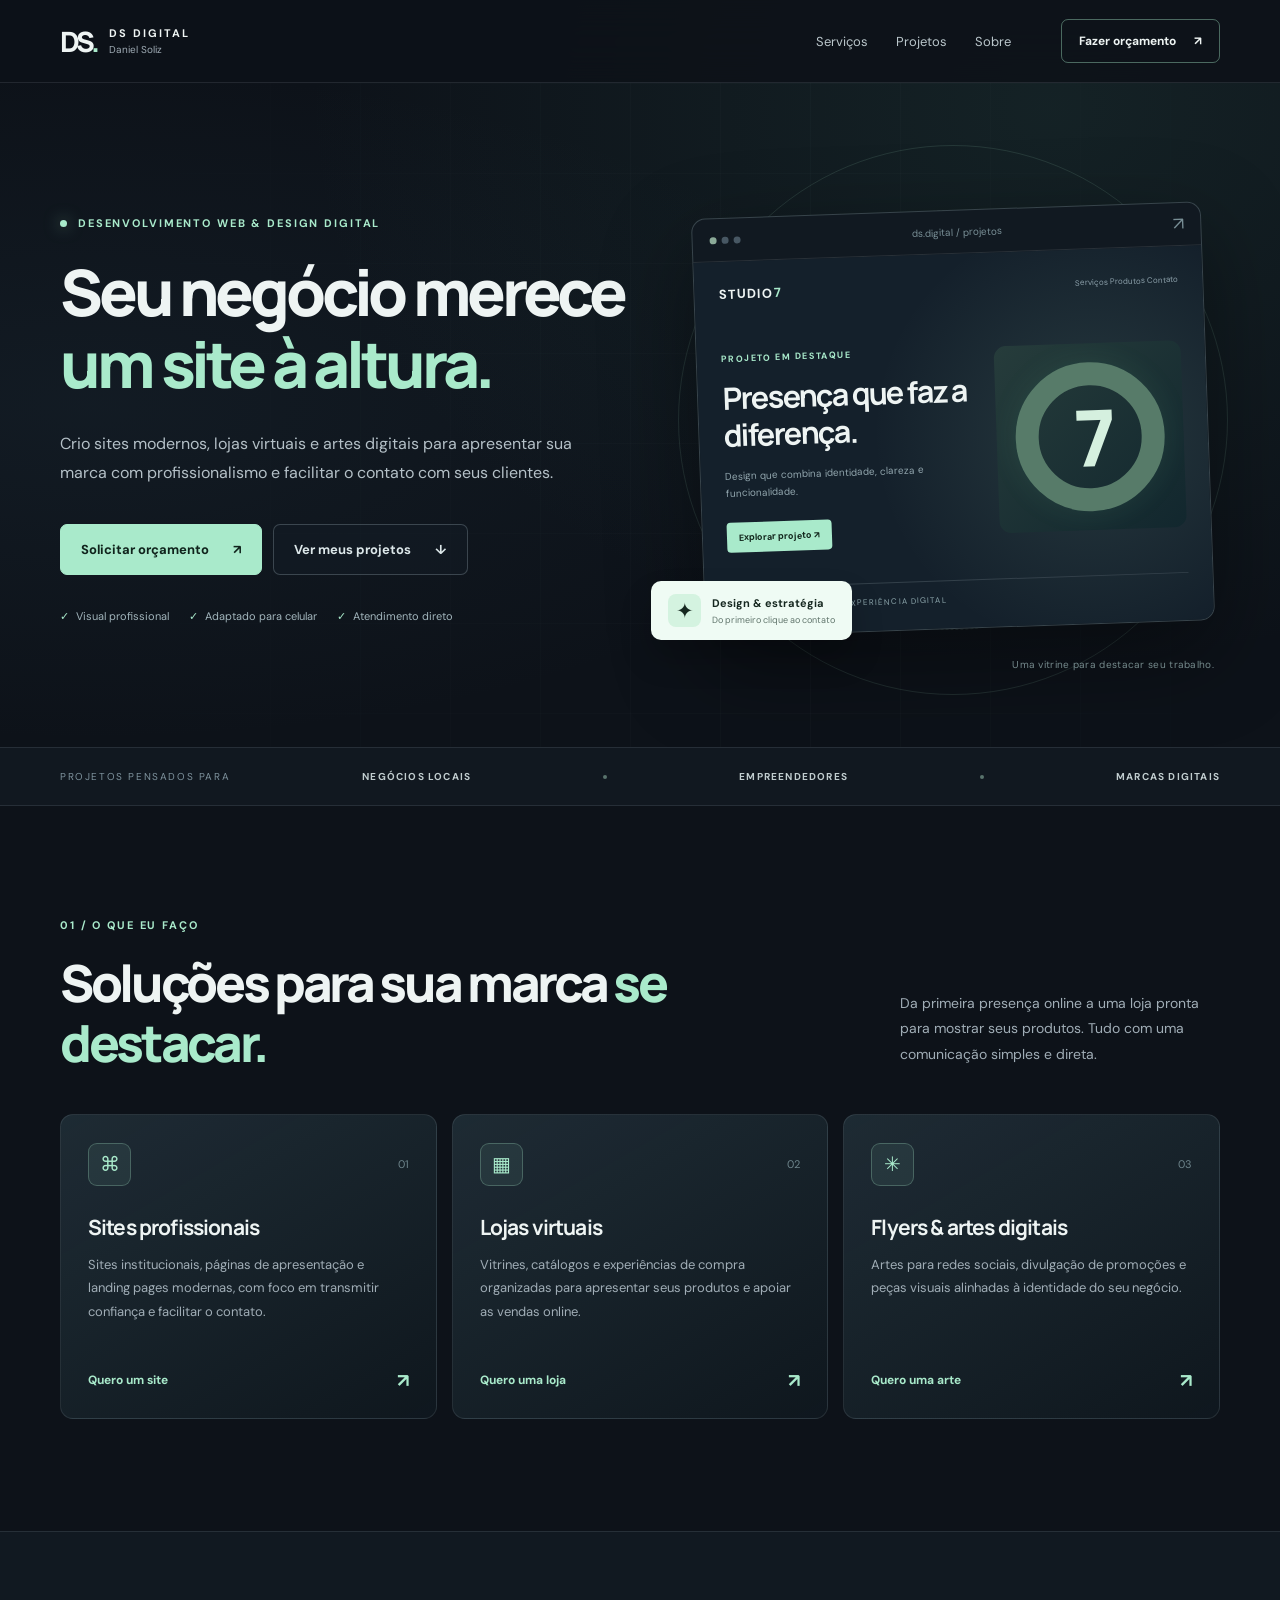
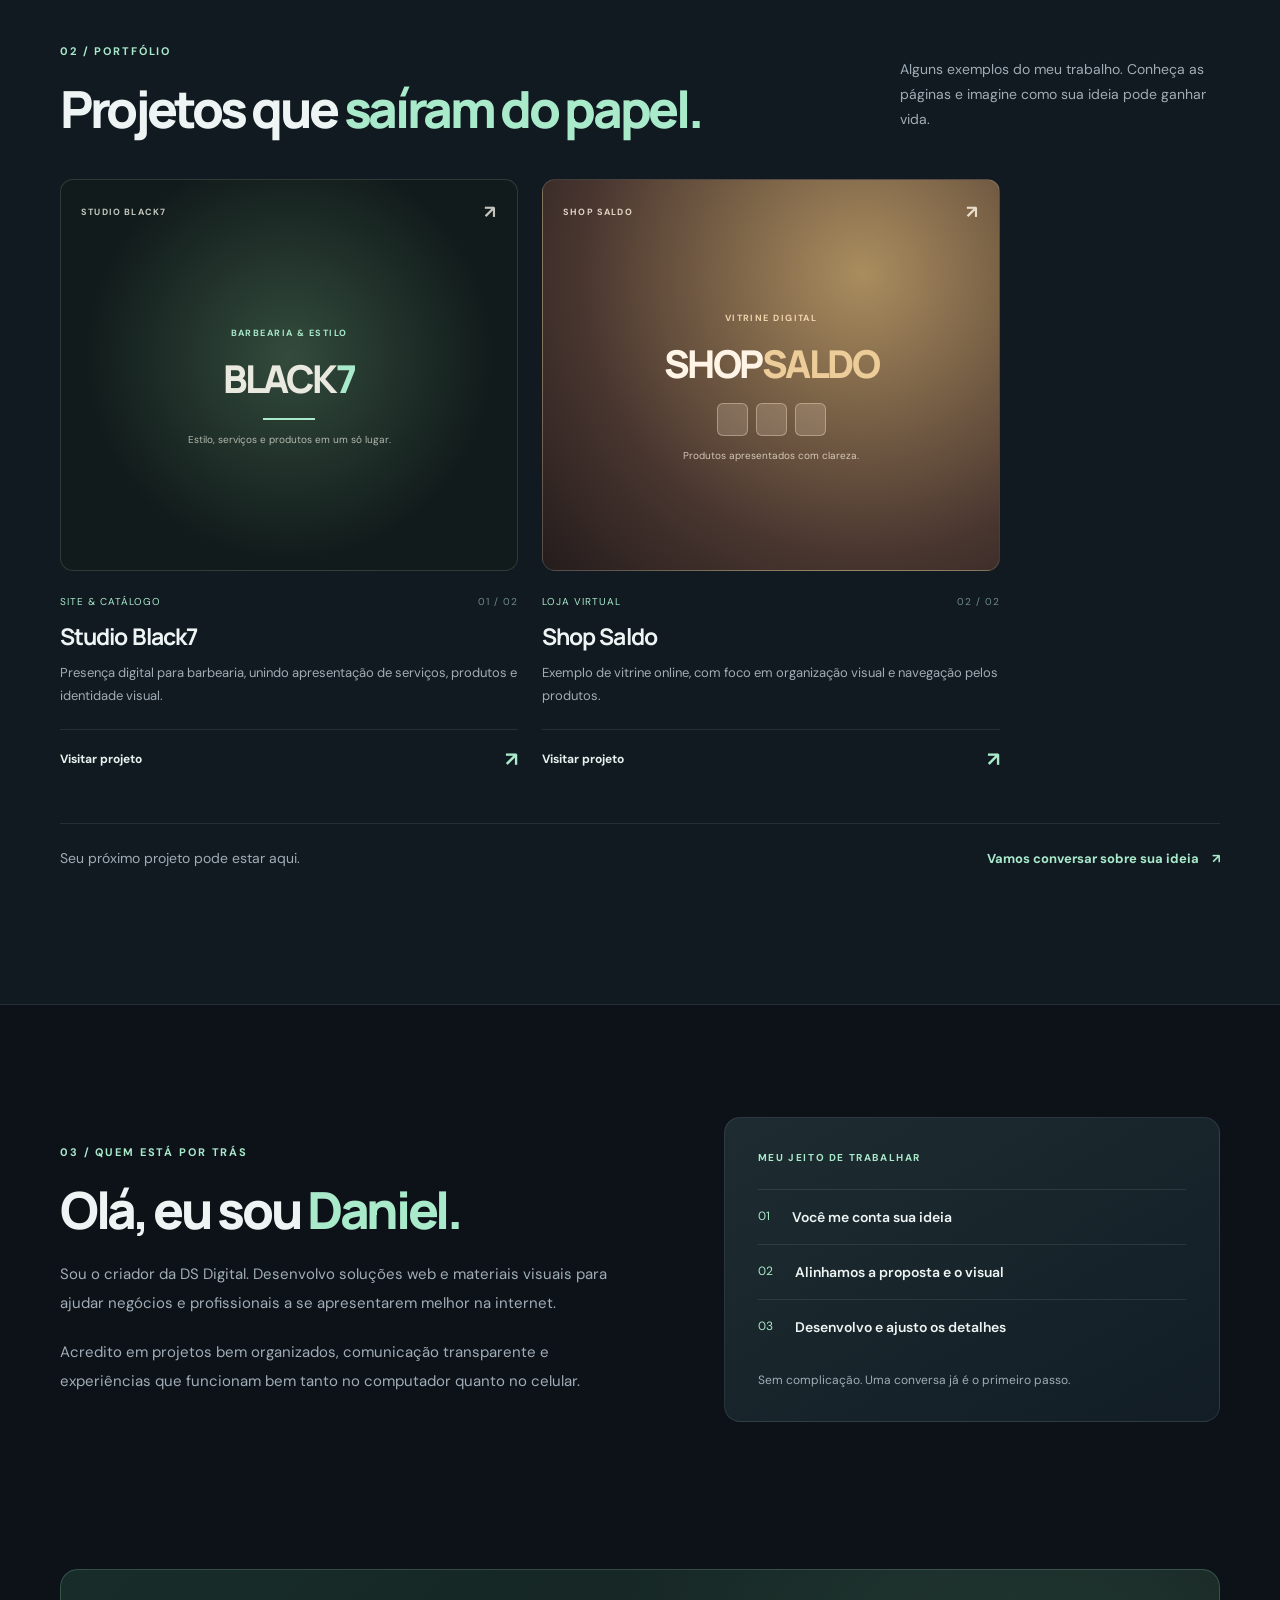
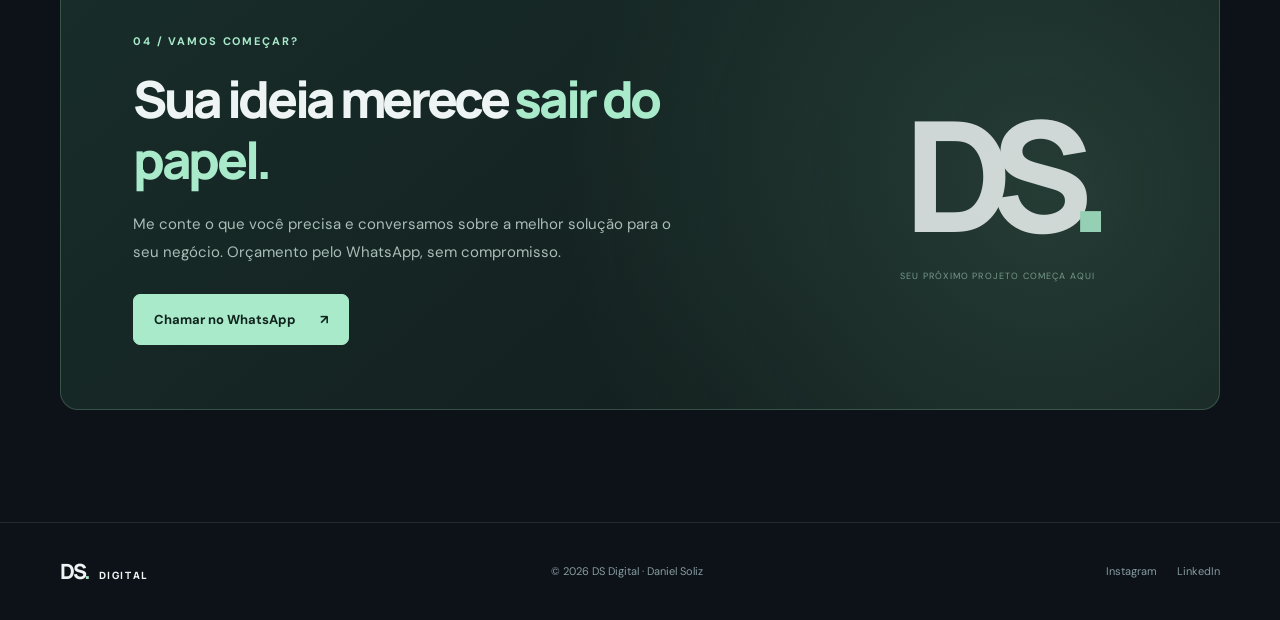
<file: index.html>
<!doctype html>
<html lang="pt-BR">
<head>
  <meta charset="utf-8">
  <meta name="viewport" content="width=device-width, initial-scale=1">
  <meta name="theme-color" content="#0d1219">
  <meta name="description" content="DS Digital: criação de sites profissionais, lojas virtuais e artes digitais. Conheça os projetos de Daniel Soliz e solicite seu orçamento pelo WhatsApp.">
  <meta property="og:type" content="website">
  <meta property="og:title" content="DS Digital | Sites profissionais e design">
  <meta property="og:description" content="Seu negócio com uma presença digital profissional. Sites, lojas virtuais e artes digitais sob medida.">
  <title>DS Digital | Criação de Sites, Lojas Virtuais e Design</title>
  <link rel="preconnect" href="https://fonts.googleapis.com">
  <link rel="preconnect" href="https://fonts.gstatic.com" crossorigin>
  <link href="https://fonts.googleapis.com/css2?family=DM+Sans:wght@400;500;600;700&family=Manrope:wght@400;500;600;700;800&display=swap" rel="stylesheet">
  <link rel="stylesheet" href="./styles.css?v=20261117-adm1">
</head>
<body>
  <a class="skip-link" href="#conteudo">Pular para o conteúdo</a>
  <header class="header">
    <div class="container header-inner">
      <a class="brand" href="#inicio" aria-label="DS Digital, início">
        <span class="brand-symbol">DS<span>.</span></span>
        <span class="brand-copy"><strong>DS DIGITAL</strong><small>Daniel Soliz</small></span>
      </a>
      <nav class="nav" aria-label="Navegação principal">
        <a href="#servicos">Serviços</a>
        <a href="#projetos">Projetos</a>
        <a href="#sobre">Sobre</a>
      </nav>
      <a class="header-cta" href="https://wa.me/5511940579316?text=Ol%C3%A1%2C%20Daniel!%20Vim%20pelo%20seu%20portf%C3%B3lio%20e%20quero%20um%20or%C3%A7amento." target="_blank" rel="noopener noreferrer">Fazer orçamento <span aria-hidden="true">↗</span></a>
    </div>
  </header>

  <main id="conteudo">
    <section class="hero" id="inicio">
      <div class="container hero-grid">
        <div class="hero-content">
          <p class="eyebrow"><span class="status-dot" aria-hidden="true"></span> DESENVOLVIMENTO WEB & DESIGN DIGITAL</p>
          <h1>Seu negócio merece <em>um site à altura.</em></h1>
          <p class="hero-description">Crio sites modernos, lojas virtuais e artes digitais para apresentar sua marca com profissionalismo e facilitar o contato com seus clientes.</p>
          <div class="hero-actions">
            <a class="btn btn-primary" href="https://wa.me/5511940579316?text=Ol%C3%A1%2C%20Daniel!%20Gostaria%20de%20um%20or%C3%A7amento%20para%20um%20site." target="_blank" rel="noopener noreferrer">Solicitar orçamento <span aria-hidden="true">↗</span></a>
            <a class="btn btn-secondary" href="#projetos">Ver meus projetos <span aria-hidden="true">↓</span></a>
          </div>
          <ul class="hero-perks" aria-label="Diferenciais">
            <li>Visual profissional</li>
            <li>Adaptado para celular</li>
            <li>Atendimento direto</li>
          </ul>
        </div>
        <div class="hero-preview" aria-label="Prévia ilustrativa de um site profissional">
          <div class="preview-orbit orbit-one" aria-hidden="true"></div>
          <div class="preview-orbit orbit-two" aria-hidden="true"></div>
          <div class="preview-window">
            <div class="preview-bar"><div class="browser-dots" aria-hidden="true"><i></i><i></i><i></i></div><span>ds.digital / projetos</span><span class="preview-arrow" aria-hidden="true">↗</span></div>
            <div class="preview-body">
              <div class="preview-navigation"><strong>STUDIO<span>7</span></strong><span>Serviços &nbsp; Produtos &nbsp; Contato</span></div>
              <div class="preview-layout"><div class="preview-text"><span class="preview-kicker">PROJETO EM DESTAQUE</span><h2>Presença que faz a diferença.</h2><p>Design que combina identidade, clareza e funcionalidade.</p><span class="preview-pill">Explorar projeto ↗</span></div><div class="preview-graphic"><div class="graphic-ring"></div><div class="graphic-center">7</div></div></div>
              <div class="preview-bottom"><span>DESIGN RESPONSIVO</span><span>EXPERIÊNCIA DIGITAL</span></div>
            </div>
          </div>
          <div class="floating-label"><span class="floating-icon" aria-hidden="true">✦</span><span><strong>Design & estratégia</strong><small>Do primeiro clique ao contato</small></span></div>
          <p class="preview-note">Uma vitrine para destacar seu trabalho.</p>
        </div>
      </div>
    </section>

    <div class="trust-strip">
      <div class="container trust-inner"><span>PROJETOS PENSADOS PARA</span><strong>NEGÓCIOS LOCAIS</strong><i></i><strong>EMPREENDEDORES</strong><i></i><strong>MARCAS DIGITAIS</strong></div>
    </div>

    <section class="section" id="servicos" aria-labelledby="servicos-titulo">
      <div class="container">
        <div class="section-heading"><div><p class="section-eyebrow">01 / O QUE EU FAÇO</p><h2 id="servicos-titulo">Soluções para sua marca <span>se destacar.</span></h2></div><p>Da primeira presença online a uma loja pronta para mostrar seus produtos. Tudo com uma comunicação simples e direta.</p></div>
        <div class="service-grid">
          <article class="service-card"><div class="service-top"><span class="service-icon" aria-hidden="true">⌘</span><span class="service-number">01</span></div><h3>Sites profissionais</h3><p>Sites institucionais, páginas de apresentação e landing pages modernas, com foco em transmitir confiança e facilitar o contato.</p><a href="https://wa.me/5511940579316?text=Ol%C3%A1!%20Quero%20um%20or%C3%A7amento%20de%20site%20profissional." target="_blank" rel="noopener noreferrer">Quero um site <span aria-hidden="true">↗</span></a></article>
          <article class="service-card"><div class="service-top"><span class="service-icon" aria-hidden="true">▦</span><span class="service-number">02</span></div><h3>Lojas virtuais</h3><p>Vitrines, catálogos e experiências de compra organizadas para apresentar seus produtos e apoiar as vendas online.</p><a href="https://wa.me/5511940579316?text=Ol%C3%A1!%20Quero%20um%20or%C3%A7amento%20de%20loja%20virtual." target="_blank" rel="noopener noreferrer">Quero uma loja <span aria-hidden="true">↗</span></a></article>
          <article class="service-card"><div class="service-top"><span class="service-icon" aria-hidden="true">✳</span><span class="service-number">03</span></div><h3>Flyers & artes digitais</h3><p>Artes para redes sociais, divulgação de promoções e peças visuais alinhadas à identidade do seu negócio.</p><a href="https://wa.me/5511940579316?text=Ol%C3%A1!%20Quero%20um%20or%C3%A7amento%20de%20artes%20digitais." target="_blank" rel="noopener noreferrer">Quero uma arte <span aria-hidden="true">↗</span></a></article>
        </div>
      </div>
    </section>

    <section class="section projects-section" id="projetos" aria-labelledby="projetos-titulo">
      <div class="container">
        <div class="section-heading"><div><p class="section-eyebrow">02 / PORTFÓLIO</p><h2 id="projetos-titulo">Projetos que <span>saíram do papel.</span></h2></div><p>Alguns exemplos do meu trabalho. Conheça as páginas e imagine como sua ideia pode ganhar vida.</p></div>
        <div class="project-grid">
          <article class="project-card">
            <div class="project-visual visual-studio" aria-hidden="true"><div class="visual-header"><span>STUDIO BLACK7</span><span>↗</span></div><div class="visual-content"><span class="visual-mini">BARBEARIA & ESTILO</span><strong>BLACK<span>7</span></strong><div class="visual-rule"></div><span>Estilo, serviços e produtos em um só lugar.</span></div></div>
            <div class="project-meta"><span>SITE & CATÁLOGO</span><span>01 / 02</span></div><div class="project-description"><h3>Studio Black7</h3><p>Presença digital para barbearia, unindo apresentação de serviços, produtos e identidade visual.</p></div><a class="project-link" href="https://daniel-soliz.github.io/Studioblack7/" target="_blank" rel="noopener noreferrer">Visitar projeto <span aria-hidden="true">↗</span></a>
          </article>
          <article class="project-card">
            <div class="project-visual visual-shop" aria-hidden="true"><div class="visual-header"><span>SHOP SALDO</span><span>↗</span></div><div class="visual-content"><span class="visual-mini">VITRINE DIGITAL</span><strong>SHOP<span>SALDO</span></strong><div class="shop-items"><i></i><i></i><i></i></div><span>Produtos apresentados com clareza.</span></div></div>
            <div class="project-meta"><span>LOJA VIRTUAL</span><span>02 / 02</span></div><div class="project-description"><h3>Shop Saldo</h3><p>Exemplo de vitrine online, com foco em organização visual e navegação pelos produtos.</p></div><a class="project-link" href="https://daniel-soliz.github.io/shop-saldo/" target="_blank" rel="noopener noreferrer">Visitar projeto <span aria-hidden="true">↗</span></a>
          </article>
        </div>
        <div class="projects-footer"><p>Seu próximo projeto pode estar aqui.</p><a href="#contato">Vamos conversar sobre sua ideia <span aria-hidden="true">↗</span></a></div>
      </div>
    </section>

    <section class="section about-section" id="sobre" aria-labelledby="sobre-titulo">
      <div class="container about-layout">
        <div><p class="section-eyebrow">03 / QUEM ESTÁ POR TRÁS</p><h2 id="sobre-titulo">Olá, eu sou <span>Daniel.</span></h2><p>Sou o criador da DS Digital. Desenvolvo soluções web e materiais visuais para ajudar negócios e profissionais a se apresentarem melhor na internet.</p><p>Acredito em projetos bem organizados, comunicação transparente e experiências que funcionam bem tanto no computador quanto no celular.</p></div>
        <div class="about-card"><span>MEU JEITO DE TRABALHAR</span><div><span>01</span><strong>Você me conta sua ideia</strong></div><div><span>02</span><strong>Alinhamos a proposta e o visual</strong></div><div><span>03</span><strong>Desenvolvo e ajustamos os detalhes</strong></div><p>Sem complicação. Uma conversa já é o primeiro passo.</p></div>
      </div>
    </section>

    <section class="section contact-section" id="contato" aria-labelledby="contato-titulo">
      <div class="container"><div class="contact-panel"><div><p class="section-eyebrow">04 / VAMOS COMEÇAR?</p><h2 id="contato-titulo">Sua ideia merece <span>sair do papel.</span></h2><p>Me conte o que você precisa e conversamos sobre a melhor solução para o seu negócio. Orçamento pelo WhatsApp, sem compromisso.</p><a class="btn btn-primary" href="https://wa.me/5511940579316?text=Ol%C3%A1%2C%20Daniel!%20Conheci%20seu%20portf%C3%B3lio%20DS%20Digital%20e%20gostaria%20de%20pedir%20um%20or%C3%A7amento." target="_blank" rel="noopener noreferrer">Chamar no WhatsApp <span aria-hidden="true">↗</span></a></div><div class="contact-decor" aria-hidden="true"><div>DS<span>.</span></div><small>SEU PRÓXIMO PROJETO COMEÇA AQUI</small></div></div></div>
    </section>
  </main>
  <footer class="footer"><div class="container footer-inner"><a href="#inicio" class="footer-brand">DS<span>.</span> <small>DIGITAL</small></a><p>© <span id="year">2026</span> DS Digital · Daniel Soliz</p><div class="footer-links"><a href="https://www.instagram.com/dsdigital.tech/" target="_blank" rel="noopener noreferrer">Instagram</a><a href="https://www.linkedin.com/in/daniel-soliz/" target="_blank" rel="noopener noreferrer">LinkedIn</a></div></div></footer>
  <script src="./script.js?v=20261117-adm1"></script>
</body>
</html>
</file>
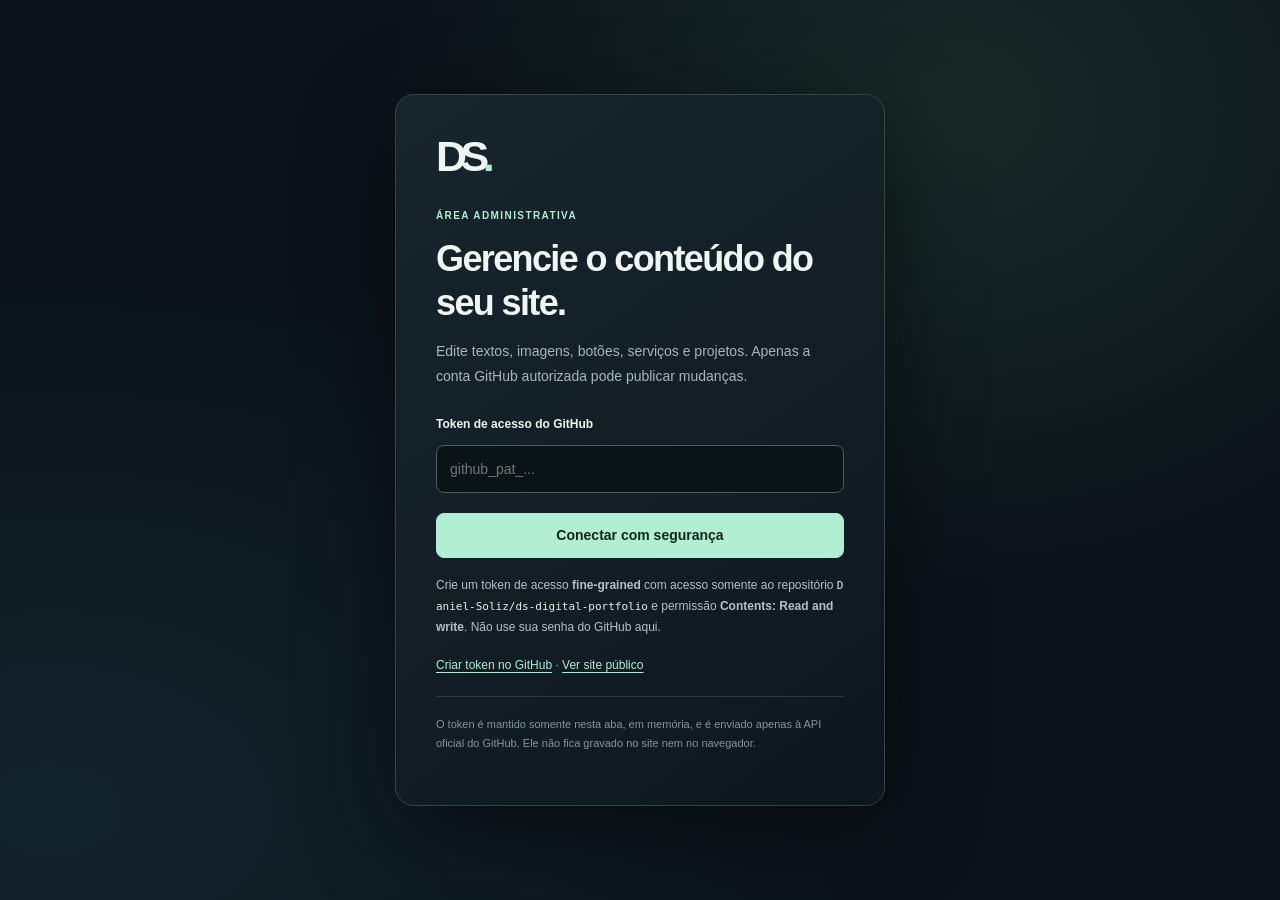
<file: admin/index.html>
<!doctype html>
<html lang="pt-BR">
<head>
  <meta charset="utf-8">
  <meta name="viewport" content="width=device-width,initial-scale=1">
  <meta name="robots" content="noindex,nofollow,noarchive">
  <meta name="referrer" content="no-referrer">
  <meta http-equiv="Content-Security-Policy" content="default-src 'self'; script-src 'self'; style-src 'self'; img-src 'self' data: https:; connect-src 'self' https://api.github.com; frame-src 'self'; object-src 'none'; base-uri 'self'">
  <meta name="theme-color" content="#0d1219">
  <title>Administração | DS Digital</title>
  <link rel="stylesheet" href="./admin.css?v=20261117-2">
</head>
<body>
  <div class="login-overlay" id="login-overlay">
    <div class="login-card">
      <span class="login-mark">DS<span>.</span></span>
      <p class="overline">ÁREA ADMINISTRATIVA</p>
      <h1>Gerencie o conteúdo do seu site.</h1>
      <p class="login-copy">Edite textos, imagens, botões, serviços e projetos. Apenas a conta GitHub autorizada pode publicar mudanças.</p>
      <form id="login-form">
        <label for="access-token">Token de acesso do GitHub</label>
        <input type="password" id="access-token" name="access-token" required autocomplete="off" spellcheck="false" placeholder="github_pat_...">
        <button class="primary full" type="submit" id="login-button">Conectar com segurança</button>
      </form>
      <p class="login-help">Crie um token de acesso <strong>fine-grained</strong> com acesso somente ao repositório <code>Daniel-Soliz/ds-digital-portfolio</code> e permissão <strong>Contents: Read and write</strong>. Não use sua senha do GitHub aqui.</p>
      <p class="login-help"><a href="https://github.com/settings/personal-access-tokens/new" target="_blank" rel="noopener noreferrer">Criar token no GitHub</a> · <a href="../">Ver site público</a></p>
      <p class="security-note">O token é mantido somente nesta aba, em memória, e é enviado apenas à API oficial do GitHub. Ele não fica gravado no site nem no navegador.</p>
      <p class="alert" id="login-error" role="alert"></p>
    </div>
  </div>

  <div id="editor-app" class="admin-shell" hidden>
    <aside class="sidebar">
      <div class="sidebar-brand"><span>DS<span class="accent">.</span></span><div><strong>DS DIGITAL</strong><small>Gerenciador de conteúdo</small></div></div>
      <p class="sidebar-caption">EDITAR PÁGINA INICIAL</p>
      <nav id="section-nav" aria-label="Seções do painel"></nav>
      <div class="sidebar-bottom">
        <a href="../" target="_blank" rel="noopener noreferrer">Abrir site público <span aria-hidden="true">↗</span></a>
        <button type="button" id="logout">Desconectar</button>
      </div>
    </aside>
    <main class="workspace">
      <header class="toolbar">
        <div><p class="overline">DASHBOARD / SITE</p><h1>Editar página inicial</h1><p id="account-label" class="subline"></p></div>
        <div class="toolbar-actions">
          <span id="dirty-state" class="save-state" aria-live="polite">Nenhuma alteração</span>
          <button class="subtle" type="button" id="reload-button">Recarregar</button>
          <button class="subtle" type="button" id="preview-button">Pré-visualizar</button>
          <button class="primary" type="button" id="save-button" disabled>Publicar alterações</button>
        </div>
      </header>
      <div class="notice"><strong>Como funciona:</strong> altere os campos, inclua imagens e use a pré-visualização. Quando estiver satisfeito, clique em <strong>Publicar alterações</strong>. O GitHub Pages poderá levar alguns minutos para atualizar.</div>
      <div id="editor-sections"></div>
      <footer class="workspace-footer">DS Digital · Administração segura via GitHub · Sem senha exposta no código</footer>
    </main>
  </div>

  <dialog id="preview-dialog" class="preview-dialog" aria-label="Prévia das alterações">
    <div class="preview-header"><strong>Prévia das alterações (ainda não publicadas)</strong><button id="close-preview" class="subtle" type="button">Fechar prévia ✕</button></div>
    <iframe id="preview-frame" title="Pré-visualização do portfólio DS Digital" src="../" loading="lazy"></iframe>
  </dialog>
  <div id="toast" role="status" aria-live="polite"></div>
  <script src="./admin.js?v=20261117-2" defer></script>
</body>
</html>
</file>
<file: styles.css>
:root{--bg:#0d1219;--panel:#141d26;--panel2:#19242e;--line:rgba(205,226,235,.11);--text:#eef4f3;--muted:#a0adb6;--accent:#a9eacb;--dark:#10231c;--max:1160px}
*{box-sizing:border-box}
html{scroll-behavior:smooth;scroll-padding-top:96px}
body{margin:0;background:var(--bg);color:var(--text);font-family:"DM Sans",Arial,sans-serif;-webkit-font-smoothing:antialiased;overflow-x:hidden}
body:before{content:"";position:absolute;left:0;right:0;top:0;height:900px;z-index:-1;pointer-events:none;background:radial-gradient(ellipse at 82% 12%,rgba(56,112,99,.17),transparent 50%),radial-gradient(ellipse at 7% 45%,rgba(56,92,112,.12),transparent 48%)}
h1,h2,h3,p{margin:0}
ul{padding:0;margin:0}
a{color:inherit;text-decoration:none}
a:focus-visible{outline:2px solid var(--accent);outline-offset:5px}
.container{width:min(calc(100% - 56px),var(--max));margin-inline:auto}
.skip-link{position:absolute;top:-100px;left:16px;background:#e8fff3;color:#142419;padding:12px;z-index:100}
.skip-link:focus{top:8px}
.header{position:sticky;top:0;z-index:30;border-bottom:1px solid var(--line);background:rgba(13,18,25,.88);backdrop-filter:blur(20px)}
.header-inner{height:82px;display:flex;align-items:center;gap:50px}
.brand{display:flex;gap:13px;align-items:center;flex-shrink:0}
.brand-symbol{font-family:Manrope,Arial,sans-serif;font-size:28px;font-weight:800;letter-spacing:-.13em}
.brand-symbol span,.footer-brand>span{color:var(--accent)}
.brand-copy{display:flex;flex-direction:column;gap:3px}.brand-copy strong{font-size:11px;letter-spacing:.18em}.brand-copy small{font-size:10px;color:var(--muted)}
.nav{display:flex;gap:28px;margin-left:auto}.nav a{font-size:13px;color:#bbc7cc;transition:color .2s}.nav a:hover,.footer-links a:hover{color:var(--accent)}
.header-cta{display:inline-flex;gap:18px;align-items:center;white-space:nowrap;font-size:12px;font-weight:700;border:1px solid rgba(169,234,203,.4);padding:13px 17px;border-radius:7px;transition:background .2s}.header-cta:hover{background:rgba(169,234,203,.1)}
.hero{position:relative;overflow:hidden;padding:104px 0 95px}.hero:before{content:"";position:absolute;inset:0;opacity:.17;background-image:linear-gradient(rgba(200,233,227,.13) 1px,transparent 1px),linear-gradient(90deg,rgba(200,233,227,.13) 1px,transparent 1px);background-size:90px 90px;mask-image:linear-gradient(90deg,transparent 0%,black 65%,transparent 100%);pointer-events:none}
.hero-grid{display:grid;grid-template-columns:1fr .94fr;align-items:center;gap:58px;position:relative}
.hero-content{max-width:600px}.eyebrow,.section-eyebrow{color:var(--accent);font-size:11px;font-weight:700;letter-spacing:.17em}
.eyebrow{display:flex;gap:11px;align-items:center;margin-bottom:26px}.status-dot{height:7px;width:7px;border-radius:50%;background:var(--accent);box-shadow:0 0 16px rgba(169,234,203,.55)}
.hero h1,h2{font-family:Manrope,Arial,sans-serif;letter-spacing:-.065em}
.hero h1{font-size:clamp(45px,5vw,74px);font-weight:800;line-height:1.13;max-width:690px}
.hero h1 em{font-style:normal;color:var(--accent)}
.hero-description{color:#b4c0c7;font-size:16px;line-height:1.85;max-width:530px;margin-top:28px}
.hero-actions{display:flex;flex-wrap:wrap;gap:11px;margin-top:36px}
.btn{min-height:51px;border-radius:7px;padding:14px 20px;display:inline-flex;align-items:center;justify-content:center;gap:24px;font-weight:700;font-size:13px;transition:transform .22s,background .22s,border-color .22s}
.btn:hover{transform:translateY(-2px)}
.btn-primary{background:var(--accent);color:var(--dark);border:1px solid var(--accent)}
.btn-primary:hover{background:#c0f9dc}
.btn-secondary{border:1px solid rgba(210,230,236,.22);color:#dce7e9;background:rgba(20,30,40,.4)}
.btn-secondary:hover{border-color:rgba(169,234,203,.55)}
.hero-perks{list-style:none;display:flex;gap:20px;flex-wrap:wrap;margin-top:34px;color:#a2b5bc;font-size:11px}
.hero-perks li:before{content:"✓";margin-right:7px;color:var(--accent)}
.hero-preview{position:relative;min-height:465px;display:flex;align-items:center;justify-content:center}
.preview-orbit{position:absolute;border-radius:50%;border:1px solid rgba(169,234,203,.12);pointer-events:none}.orbit-one{width:550px;height:550px}.orbit-two{width:420px;height:420px;border-style:dashed}
.preview-window{position:relative;width:100%;max-width:510px;border:1px solid rgba(192,220,223,.22);background:#111921;box-shadow:0 32px 90px rgba(0,0,0,.4);border-radius:14px;overflow:hidden;transform:rotate(-2deg);animation:float 7s ease-in-out infinite}
.preview-bar{height:43px;display:flex;align-items:center;justify-content:space-between;border-bottom:1px solid rgba(255,255,255,.1);padding:0 17px;font-size:10px;color:#788e95}.browser-dots{display:flex;gap:5px}.browser-dots i{height:7px;width:7px;border-radius:50%;background:#475763}.browser-dots i:first-child{background:#8baa98}.preview-arrow{font-size:18px}
.preview-body{padding:24px;background:radial-gradient(circle at 77% 49%,rgba(169,234,203,.12),transparent 50%),#14202b;min-height:304px}
.preview-navigation{display:flex;justify-content:space-between;align-items:center;gap:10px}.preview-navigation strong{letter-spacing:.09em;font-size:13px}.preview-navigation strong span{color:var(--accent)}.preview-navigation>span{font-size:8px;color:#8da1ab}
.preview-layout{display:grid;grid-template-columns:1.15fr .85fr;align-items:center;gap:20px;padding:43px 0 35px}
.preview-kicker,.visual-mini{font-size:9px;font-weight:700;letter-spacing:.16em;color:var(--accent)}
.preview-text h2{font-size:clamp(22px,2.4vw,33px);line-height:1.22;margin:13px 0}.preview-text p{font-size:10px;line-height:1.75;color:#91a5ad;max-width:210px}.preview-pill{font-size:9px;display:inline-block;margin-top:20px;background:var(--accent);color:#11251b;border-radius:4px;padding:9px 12px;font-weight:700}
.preview-graphic{position:relative;aspect-ratio:1;border-radius:12px;background:linear-gradient(135deg,#263c3b,#12272e);display:grid;place-items:center;overflow:hidden}.graphic-ring{border-radius:50%;width:80%;aspect-ratio:1;border:23px solid #577b69;box-shadow:0 0 30px #7bf0ae16}.graphic-center{position:absolute;font-size:78px;font-weight:800;font-family:Manrope;color:#d5f0df;letter-spacing:-.13em}
.preview-bottom{display:flex;gap:15px;border-top:1px solid #33404a;padding-top:13px;font-size:8px;letter-spacing:.14em;color:#8ca5ab}
.floating-label{position:absolute;display:flex;align-items:center;gap:11px;bottom:12px;left:-35px;background:#effbf4;color:#162820;padding:13px 17px;border-radius:10px;box-shadow:0 18px 32px rgba(0,0,0,.2);animation:float 7s ease-in-out -3s infinite}.floating-icon{display:grid;place-items:center;height:33px;width:33px;border-radius:8px;background:#d4f3e0;font-size:21px}.floating-label strong,.floating-label small{display:block}.floating-label strong{font-size:11px}.floating-label small{font-size:9px;color:#61756c;margin-top:4px}
.preview-note{position:absolute;bottom:-19px;right:6px;color:#758a8c;font-size:10px;letter-spacing:.03em}
.trust-strip{border-top:1px solid var(--line);border-bottom:1px solid var(--line);background:#111820}.trust-inner{display:flex;align-items:center;justify-content:space-between;gap:18px;padding-top:22px;padding-bottom:22px}.trust-inner>span{font-size:10px;letter-spacing:.16em;color:#7f939e}.trust-inner strong{font-size:10px;font-weight:700;letter-spacing:.12em;color:#c1cdcf}.trust-inner i{height:4px;width:4px;border-radius:50%;background:#59736c;flex-shrink:0}
.section{padding:112px 0}.section-heading{display:flex;align-items:end;justify-content:space-between;gap:40px;margin-bottom:41px}.section-heading>div{max-width:680px}.section h2{font-size:clamp(34px,4vw,55px);line-height:1.18;font-weight:800;margin-top:20px}.section h2 span{color:var(--accent)}.section-heading>p{max-width:320px;font-size:14px;line-height:1.8;color:var(--muted);padding-bottom:6px}
.service-grid{display:grid;grid-template-columns:repeat(3,minmax(0,1fr));gap:15px}.service-card{min-height:305px;padding:28px 27px 25px;border:1px solid var(--line);border-radius:13px;background:linear-gradient(150deg,rgba(33,48,57,.85),rgba(16,25,32,.8));display:flex;flex-direction:column;transition:border-color .25s,transform .25s}.service-card:hover{border-color:rgba(169,234,203,.45);transform:translateY(-3px)}.service-top{display:flex;align-items:center;justify-content:space-between}.service-icon{display:grid;place-items:center;width:43px;height:43px;border:1px solid rgba(169,234,203,.26);background:rgba(169,234,203,.08);border-radius:9px;color:var(--accent);font-size:20px}.service-number{font-size:11px;color:#6d848b}.service-card h3{font-family:Manrope;font-size:21px;letter-spacing:-.04em;margin:27px 0 12px}.service-card p{font-size:13px;color:var(--muted);line-height:1.8}.service-card a{margin-top:auto;padding-top:24px;color:var(--accent);display:flex;justify-content:space-between;align-items:center;font-size:12px;font-weight:700}.service-card a span{font-size:19px}
.projects-section{background:#111921;border-block:1px solid var(--line)}.project-grid{display:grid;grid-template-columns:repeat(2,minmax(0,1fr));gap:24px;max-width:940px}.project-card{min-width:0;display:flex;flex-direction:column}.project-visual{position:relative;display:flex;flex-direction:column;overflow:hidden;aspect-ratio:1.17;border-radius:13px;border:1px solid rgba(222,245,238,.14);padding:20px}.visual-header{display:flex;justify-content:space-between;gap:10px;align-items:center;font-size:9px;font-weight:700;letter-spacing:.13em;opacity:.83}.visual-header span:last-child{font-size:18px}.visual-content{display:flex;flex:1;flex-direction:column;justify-content:center;align-items:center;text-align:center;gap:13px}.visual-content>strong{font-family:Manrope;font-size:clamp(23px,3vw,41px);font-weight:800;letter-spacing:-.065em}.visual-content>strong span{color:var(--accent)}.visual-content>span:last-child{font-size:10px;opacity:.73}.visual-studio{background:radial-gradient(circle at 50% 45%,#334b3c,#111b1b 65%);color:#e9e9df}.visual-rule{width:52px;height:2px;background:var(--accent)}.visual-shop{background:radial-gradient(circle at 70% 24%,#aa8d5e,#48352f 65%,#241c1c);color:#fff4e5}.visual-shop .visual-mini{color:#f1d4ae}.visual-shop .visual-content>strong span{color:#eccc98}.shop-items{display:flex;gap:8px}.shop-items i{display:block;width:31px;height:33px;border-radius:6px;background:rgba(255,237,213,.18);border:1px solid rgba(255,237,213,.35)}.visual-triunexa{background:radial-gradient(circle at 80% 10%,#2c6857,#102c30 58%,#0d2027);color:#e2f9eb}.visual-dashboard{display:flex;align-items:end;gap:6px;height:40px}.visual-dashboard i{width:30px;border-radius:4px 4px 0 0;background:rgba(174,240,212,.43)}.visual-dashboard i:nth-child(1){height:38%}.visual-dashboard i:nth-child(2){height:70%}.visual-dashboard i:nth-child(3){height:53%}.visual-dashboard i:nth-child(4){height:100%}
.project-meta{display:flex;justify-content:space-between;font-size:10px;color:var(--accent);letter-spacing:.1em;margin-top:24px}.project-meta span:last-child{color:#6e8991}
.project-description{flex:1}.project-description h3{font-family:Manrope;font-size:23px;margin:12px 0 9px;letter-spacing:-.04em}.project-description p{font-size:13px;line-height:1.8;color:var(--muted)}.project-link{margin-top:22px;border-top:1px solid var(--line);padding-top:16px;display:flex;align-items:center;justify-content:space-between;font-size:12px;font-weight:700;color:#e7f2ee}.project-link span{font-size:20px;color:var(--accent)}.project-link:hover{color:var(--accent)}
.projects-footer{margin-top:51px;display:flex;align-items:center;justify-content:space-between;gap:20px;padding:25px 0;border-top:1px solid var(--line)}.projects-footer p{font-size:14px;color:var(--muted)}.projects-footer a{font-size:13px;font-weight:700;color:var(--accent)}.projects-footer a span{margin-left:10px}
.about-layout{display:grid;grid-template-columns:1fr .88fr;align-items:center;gap:100px}.about-layout>div:first-child>p:not(.section-eyebrow){margin-top:21px;font-size:15px;line-height:1.9;color:var(--muted);max-width:570px}.about-card{padding:33px;border:1px solid var(--line);border-radius:16px;background:linear-gradient(150deg,#1e2c31,#121d25)}.about-card>span{display:block;font-size:10px;font-weight:700;letter-spacing:.16em;color:var(--accent);padding-bottom:25px}.about-card>div{display:flex;gap:22px;padding:18px 0;border-top:1px solid var(--line)}.about-card>div span{font-size:12px;color:var(--accent)}.about-card strong{font-size:14px;font-weight:600}.about-card p{font-size:12px;color:var(--muted);margin-top:18px}
.contact-section{padding-top:35px}.contact-panel{display:grid;grid-template-columns:1.45fr .65fr;align-items:center;gap:50px;padding:64px 72px;border:1px solid rgba(169,234,203,.2);border-radius:18px;background:radial-gradient(circle at 85% 50%,rgba(147,229,185,.14),transparent 48%),linear-gradient(140deg,#182d2a,#13201f 70%)}.contact-panel h2{max-width:600px}.contact-panel p:not(.section-eyebrow){max-width:550px;font-size:15px;line-height:1.85;color:#aabdb7;margin:22px 0 27px}.contact-decor{display:flex;flex-direction:column;align-items:center;gap:20px;opacity:.85}.contact-decor>div{font-family:Manrope;font-size:clamp(94px,12vw,175px);font-weight:800;letter-spacing:-.15em;line-height:1}.contact-decor>div span{color:var(--accent)}.contact-decor small{font-size:9px;color:#86ab9c;letter-spacing:.13em;text-align:center}
.footer{border-top:1px solid var(--line)}.footer-inner{min-height:97px;display:flex;gap:20px;align-items:center;justify-content:space-between}.footer-brand{font-family:Manrope;font-size:21px;font-weight:800;letter-spacing:-.1em}.footer-brand small{font-size:10px;letter-spacing:.16em;margin-left:8px}.footer p,.footer-links{font-size:11px;color:#879ca1}.footer-links{display:flex;gap:20px}
@keyframes float{0%,100%{translate:0 0}50%{translate:0 -8px}}
@media(max-width:1040px){.hero-grid{gap:30px}.hero{padding:80px 0}.hero h1{font-size:clamp(43px,5.5vw,65px)}.preview-orbit{display:none}.preview-window{transform:none}.floating-label{left:-12px}.about-layout{gap:50px}.contact-panel{padding:55px 45px}}
@media(max-width:760px){.container{width:min(calc(100% - 36px),600px)}.header-inner{height:70px;gap:12px}.brand-copy{display:none}.nav{gap:15px;margin-left:auto}.nav a{font-size:11px}.header-cta{font-size:11px;padding:11px 12px;gap:6px}.header-cta span{display:none}.hero{padding:65px 0 72px}.hero-grid{grid-template-columns:1fr;gap:52px}.hero h1{font-size:clamp(42px,9vw,64px)}.hero-description{font-size:15px}.hero-preview{min-height:auto;padding:12px 10px 35px}.preview-window{max-width:525px}.floating-label{bottom:10px;left:0}.preview-note{display:none}.trust-inner{justify-content:center;flex-wrap:wrap;gap:13px}.trust-inner>span{width:100%;text-align:center}.section{padding:77px 0}.section-heading{display:block;margin-bottom:29px}.section-heading>p{max-width:520px;margin-top:19px}.service-grid,.project-grid{grid-template-columns:1fr;gap:16px}.service-card{min-height:255px}.project-grid{gap:38px}.project-visual{aspect-ratio:1.55}.about-layout{grid-template-columns:1fr;gap:34px}.contact-section{padding-top:0}.contact-panel{grid-template-columns:1fr;gap:20px;padding:36px 26px}.contact-decor{display:none}.footer-inner{padding:26px 0;flex-wrap:wrap}.footer p{order:3;width:100%}}
@media(max-width:420px){.container{width:calc(100% - 32px)}.brand-symbol{font-size:26px}.nav{gap:12px}.nav a:nth-child(3){display:none}.header-cta{font-size:10px;padding:11px 10px}.hero h1{font-size:clamp(39px,11vw,51px)}.eyebrow{font-size:9px}.hero-actions{display:grid;grid-template-columns:1fr}.hero-perks{gap:10px 15px}.hero-preview{padding-inline:0}.preview-body{padding:16px;min-height:270px}.preview-layout{gap:11px;padding-top:35px}.preview-graphic{border-radius:8px}.graphic-ring{border-width:13px}.graphic-center{font-size:52px}.preview-navigation>span{font-size:6px}.preview-text h2{font-size:20px}.preview-text p{font-size:9px}.preview-pill{margin-top:10px;font-size:8px;padding:7px}.floating-label{padding:9px 11px}.trust-inner strong{font-size:9px}.section h2{font-size:35px}.projects-footer{flex-direction:column;align-items:flex-start}.project-visual{aspect-ratio:1.25}.footer-links{gap:12px}}
@media(prefers-reduced-motion:reduce){html{scroll-behavior:auto}*,*::before,*::after{animation:none!important;transition:none!important}}


/* Recursos visuais controlados pelo painel administrativo */
.site-logo-img{display:block;width:auto;max-width:150px;max-height:46px;object-fit:contain;letter-spacing:normal}
.footer-brand .site-logo-img{max-height:40px;max-width:125px}
.hero.has-bg-photo{background-position:center;background-size:cover;background-repeat:no-repeat}
.preview-body.has-custom-image{padding:0;min-height:300px;display:block}
.preview-body.has-custom-image>:not(.preview-uploaded-image){display:none!important}
.preview-uploaded-image{width:100%;height:304px;display:block;object-fit:cover}
.service-card .service-image{display:block;max-width:100%;width:100%;aspect-ratio:16/8;object-fit:cover;border:1px solid rgba(209,237,217,.17);border-radius:9px;margin-top:20px}
.project-visual.has-project-image{padding:0;background:#0c1a20}
.project-visual.has-project-image .project-cover{display:block;position:absolute;inset:0;width:100%;height:100%;object-fit:cover}
.project-visual.has-project-image .visual-header{position:absolute;top:0;left:0;width:100%;z-index:1;padding:20px;background:linear-gradient(180deg,rgba(0,0,0,.58),transparent);color:white}
.about-uploaded-image{display:block;max-width:100%;width:100%;aspect-ratio:16/8;object-fit:cover;border-radius:9px;margin-bottom:22px}
.contact-panel.has-contact-photo{background-size:cover;background-position:center}
@media(max-width:760px){.preview-body.has-custom-image{min-height:240px}.preview-uploaded-image{height:240px}.project-visual.has-project-image .visual-header{padding:15px}}
</file>
<file: admin/admin.css>
:root{--bg:#0b1118;--panel:#141e27;--panel2:#1a2731;--line:#2a3c44;--text:#eef5f2;--muted:#a7b7bb;--accent:#b2eed1;--control:#101923;--radius:12px}
*{box-sizing:border-box}
[hidden]{display:none!important}
html{scroll-behavior:smooth}
body{margin:0;background:var(--bg);color:var(--text);font-family:Inter,"Segoe UI",Arial,sans-serif;font-size:14px;line-height:1.55}
button,input,textarea{font:inherit}
button{cursor:pointer}
a{color:var(--accent)}
button:focus-visible,input:focus-visible,textarea:focus-visible,a:focus-visible{outline:2px solid var(--accent);outline-offset:3px}
.login-overlay{min-height:100dvh;display:grid;place-items:center;padding:26px 18px;background:radial-gradient(ellipse at 75% 12%,#26443877,transparent 44%),radial-gradient(ellipse at 4% 90%,#1a354077,transparent 50%),#0b1219}
.login-card{width:min(100%,490px);border:1px solid #31483f;padding:40px;background:linear-gradient(145deg,#18252c,#0e171f);border-radius:19px;box-shadow:0 25px 95px #0007}
.login-mark{display:block;font-weight:900;font-size:43px;letter-spacing:-.15em;line-height:1;margin-bottom:30px}.login-mark span,.accent{color:var(--accent)}
.overline{color:var(--accent);letter-spacing:.14em;font-size:10px;font-weight:750}
.login-card h1{font-size:clamp(27px,4vw,36px);line-height:1.22;letter-spacing:-.045em;margin:13px 0}
.login-copy{color:var(--muted);line-height:1.8;margin-bottom:26px}
#login-form{display:grid;gap:11px}
#login-form label{font-weight:700;font-size:12px}
#login-form input{height:48px;width:100%;border:1px solid #486058;border-radius:8px;background:#0a1418;color:white;padding:13px}
.primary{background:var(--accent);color:#12271d;border:1px solid var(--accent);font-weight:750;border-radius:8px;padding:11px 18px;min-height:44px}
.primary:hover:not(:disabled){background:#d3f9e5}
.primary:disabled{opacity:.48;cursor:not-allowed}
.full{width:100%;margin-top:9px}
.login-help{font-size:12px;color:#b2c3c4;margin:17px 0 0;line-height:1.75}
.login-help code{word-break:break-all;font-size:11px;color:#dff5e7}
.login-help a{text-underline-offset:3px}
.security-note{font-size:11px;color:#80989a;margin-top:20px;line-height:1.7;border-top:1px solid var(--line);padding-top:18px}
.alert{font-size:12px;color:#ffb8b8}
.admin-shell{display:grid;grid-template-columns:265px minmax(0,1fr);min-height:100dvh}
.sidebar{position:sticky;top:0;height:100dvh;background:linear-gradient(170deg,#18262c,#101920);border-right:1px solid var(--line);display:flex;flex-direction:column;padding:29px 15px 18px}
.sidebar-brand{display:flex;align-items:center;gap:14px;padding:2px 11px 35px;border-bottom:1px solid var(--line)}
.sidebar-brand>span{font-weight:900;font-size:32px;letter-spacing:-.14em}.sidebar-brand strong{font-size:11px;letter-spacing:.1em;display:block}.sidebar-brand small{display:block;font-size:10px;color:var(--muted);margin-top:3px}
.sidebar-caption{font-size:10px;color:#7f9a9d;letter-spacing:.12em;font-weight:800;margin:30px 11px 14px}
#section-nav{display:flex;flex-direction:column;gap:4px;overflow-y:auto;padding-right:3px}
.nav-item{text-align:left;display:block;border:1px solid transparent;background:transparent;color:#aebec0;border-radius:8px;padding:12px 13px;font-size:12px;transition:background .2s,color .2s}
.nav-item:hover{background:#25383c;color:#fff}
.nav-item.active{color:var(--accent);background:#233a35;border-color:#426957}
.sidebar-bottom{margin-top:auto;border-top:1px solid var(--line);padding:18px 11px 0;display:grid;gap:15px}
.sidebar-bottom a{font-size:12px;text-decoration:none;display:flex;justify-content:space-between}.sidebar-bottom button{background:none;border:0;text-align:left;color:#96b1b5;padding:0;font-size:12px}
.sidebar-bottom button:hover{color:#fff}
.workspace{min-width:0;padding:44px clamp(20px,4vw,62px) 36px}
.toolbar{display:flex;justify-content:space-between;align-items:center;gap:28px;flex-wrap:wrap;border-bottom:1px solid var(--line);padding-bottom:31px}
.toolbar h1{font-size:clamp(25px,3vw,35px);line-height:1.2;letter-spacing:-.045em;margin:8px 0}
.subline{font-size:12px;color:var(--muted)}
.toolbar-actions{display:flex;gap:9px;align-items:center;flex-wrap:wrap}
.subtle{min-height:43px;background:#1c2b33;border:1px solid #35505a;border-radius:8px;padding:10px 14px;color:#d5e4e3;font-size:12px;font-weight:650}
.subtle:hover{border-color:#88c9ac}
.save-state{font-size:11px;color:#7fa09c;white-space:nowrap;margin-right:5px}
.save-state.dirty{color:#f2d39a}
.notice{color:#b2c5c3;background:#182a2c;border-left:3px solid #90d4af;padding:15px 19px;border-radius:0 9px 9px 0;font-size:12px;line-height:1.8;margin:27px 0 33px}
.notice strong{color:#e2f4ea}
.editor-panel{border:1px solid var(--line);border-radius:15px;background:linear-gradient(155deg,#16222b,#111b23);padding:clamp(20px,3vw,34px)}
.panel-eyebrow{font-size:10px;font-weight:750;color:var(--accent);letter-spacing:.15em;margin:0 0 11px}
.editor-panel h2{font-size:clamp(22px,3vw,29px);letter-spacing:-.035em;margin:0}
.panel-description{color:#96adb1;line-height:1.75;margin:9px 0 30px;font-size:13px}
.fields-grid{display:grid;grid-template-columns:repeat(2,minmax(0,1fr));gap:20px 17px}
.field{min-width:0;display:flex;flex-direction:column;gap:9px}
.field-wide{grid-column:1/-1}
.field label{font-size:12px;font-weight:680;color:#cadbd9}
.field input[type=text],.field input[type=color],.field textarea{background:var(--control);color:#f1f8f4;width:100%;border:1px solid #354951;border-radius:8px;padding:11px 13px;transition:border-color .15s}
.field input[type=text]:focus,.field textarea:focus{border-color:#91cfae;outline:none}
.field input[type=color]{height:44px;padding:5px;cursor:pointer}
.field textarea{resize:vertical;line-height:1.65;min-height:87px}
.upload-row{display:flex;gap:12px;align-items:center;flex-wrap:wrap}
.upload-row small{font-size:11px;color:#85a0a3}
.upload-button{cursor:pointer!important;background:#263e3f;border:1px solid #41605a;padding:8px 14px;color:#d6f2e0!important;border-radius:7px;font-weight:750;font-size:11px}
.upload-button:hover{background:#38514b}.upload-button.disabled{opacity:.55;pointer-events:none}
.file-input{position:absolute!important;width:1px;height:1px;overflow:hidden;opacity:0}
.field-image-preview{max-height:185px;max-width:min(100%,320px);width:auto;height:auto;object-fit:cover;border:1px solid #46605a;border-radius:8px;margin-top:5px}
.collection{margin-top:40px;padding-top:28px;border-top:1px solid var(--line)}
.collection-heading{display:flex;justify-content:space-between;align-items:center;gap:15px;margin-bottom:15px}
.collection-heading h3,.subsection-title{font-size:16px;letter-spacing:-.02em;margin:0}.collection-heading .count{font-size:11px;color:#8fa6aa}
.collection-card{border:1px solid #34484c;border-radius:10px;background:#111e25;margin-bottom:14px;padding:20px}
.collection-top{display:flex;align-items:center;justify-content:space-between;gap:15px;margin-bottom:20px;padding-bottom:15px;border-bottom:1px solid var(--line)}
.collection-top strong{font-size:12px;color:#ebf8ee;overflow-wrap:anywhere}
.item-actions{display:flex;gap:6px}
.icon-button{background:#223138;color:#dcf0e5;border:1px solid #43595e;border-radius:7px;min-width:31px;height:31px;padding:3px;font-size:15px}
.icon-button:disabled{opacity:.3;cursor:not-allowed}
.icon-button:hover:not(:disabled){background:#3b5751}
.add-button{display:block;margin-top:12px;background:rgba(166,236,200,.08);color:var(--accent);border:1px dashed #608678;border-radius:8px;width:100%;padding:13px;font-size:12px;font-weight:750}
.add-button:hover{background:#264039}
.subsection-title{margin:32px 0 20px!important;border-top:1px solid var(--line);padding-top:30px}
.workspace-footer{padding:30px 0;color:#779095;font-size:11px}
.preview-dialog{padding:0;border:1px solid #47685c;border-radius:12px;width:min(95vw,1280px);max-width:none;height:min(94dvh,1000px);max-height:none;background:#0a1117;color:#e8f8ed;overflow:hidden}
.preview-dialog::backdrop{background:#030909db;backdrop-filter:blur(5px)}
.preview-header{height:58px;display:flex;justify-content:space-between;align-items:center;gap:15px;padding:9px 20px;border-bottom:1px solid #345047}
.preview-header strong{font-size:12px}.preview-header button{min-height:36px}
#preview-frame{border:0;display:block;width:100%;height:calc(100% - 58px);background:#0d1219}
#toast{position:fixed;bottom:20px;right:20px;max-width:min(480px,calc(100vw - 32px));padding:14px 20px;color:#dff6e5;background:#1e3a32;border:1px solid #6c9f86;box-shadow:0 15px 48px #0007;border-radius:9px;font-size:12px;line-height:1.65;z-index:200;opacity:0;transform:translateY(15px);pointer-events:none;transition:opacity .22s,transform .22s}
#toast.visible{opacity:1;transform:translateY(0)}#toast.error{background:#472b30;border-color:#aa696c;color:#ffe0e0}
@media(max-width:1150px){.toolbar{align-items:flex-start}.toolbar-actions{width:100%}}
@media(max-width:880px){.admin-shell{grid-template-columns:1fr}.sidebar{position:relative;height:auto;padding:17px 16px 12px}.sidebar-brand{padding-bottom:15px}.sidebar-caption{margin:15px 0 9px}.sidebar nav{display:flex;flex-direction:row;overflow-x:auto;gap:8px;padding-bottom:9px}.nav-item{white-space:nowrap;flex-shrink:0}.sidebar-bottom{display:flex;justify-content:space-between;align-items:center;padding-top:13px}.workspace{padding:24px 16px}.toolbar-actions{width:auto}.save-state{display:block;width:100%}.notice{margin:22px 0}}
@media(max-width:550px){.login-card{padding:27px 22px}.toolbar-actions{width:100%}.toolbar-actions button{flex:1;font-size:11px;padding:9px}.toolbar-actions .primary{flex-basis:100%}.fields-grid{grid-template-columns:1fr}.field-wide{grid-column:auto}.editor-panel{padding:19px 15px}.collection-card{padding:14px}.preview-header{padding-inline:11px}.preview-header strong{font-size:10px}.preview-dialog{width:100vw;height:100dvh;border:0;border-radius:0}.preview-header button{font-size:10px}.section-nav{gap:5px}}
@media(prefers-reduced-motion:reduce){*,*::before,*::after{animation:none!important;transition:none!important;scroll-behavior:auto!important}}
</file>
